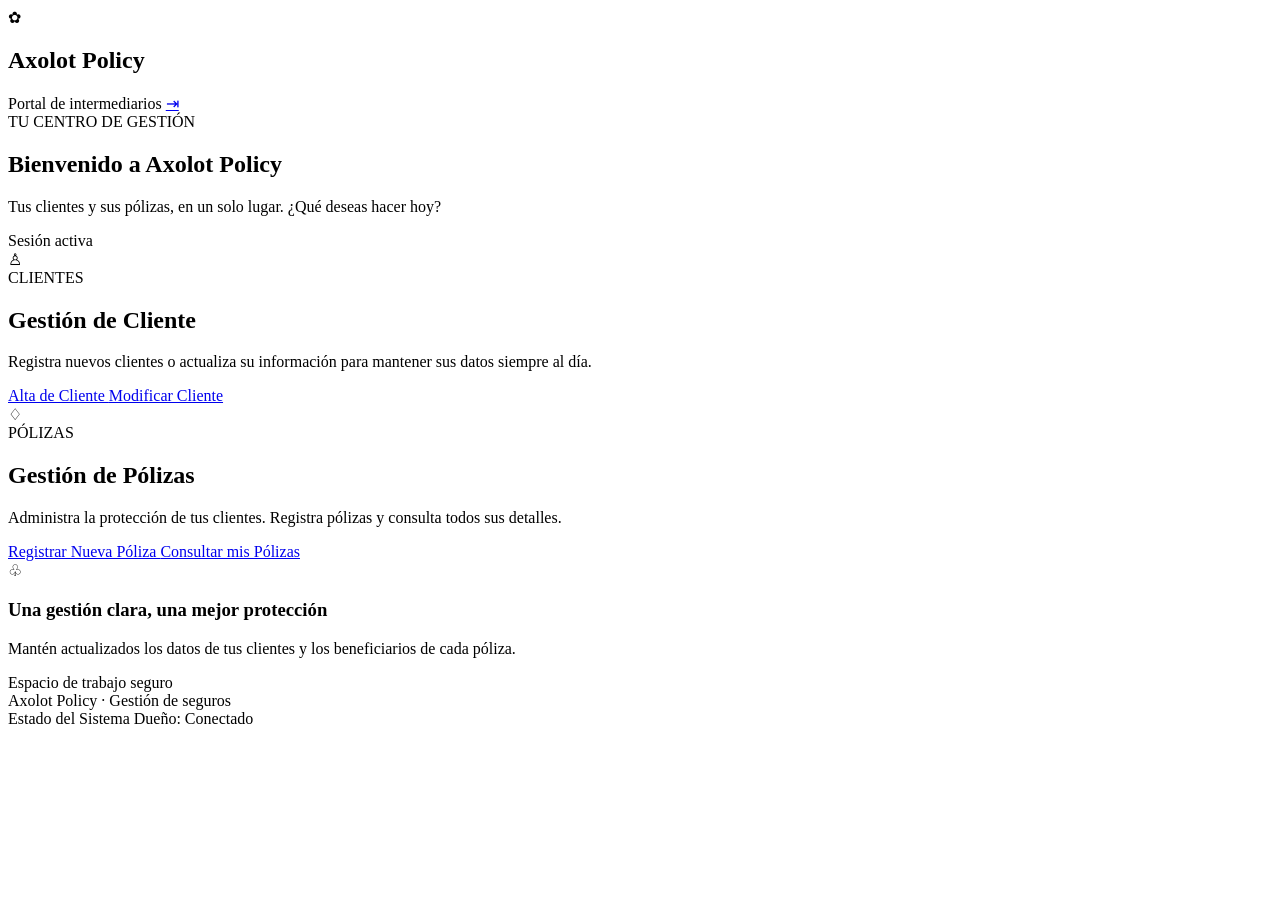
<file: src/main/resources/templates/inicio.html>
<!DOCTYPE html>
<html lang="es" xmlns:th="http://www.thymeleaf.org">

<head>
    <meta charset="UTF-8">
    <meta name="viewport" content="width=device-width, initial-scale=1.0">

    <title>Axolot Policy - Inicio</title>

    <!-- Conexión con el archivo CSS -->
    <link rel="stylesheet" th:href="@{/css/inicio.css}">
</head>

<body>

    <!-- ENCABEZADO -->
    <header class="encabezado">

        <div class="logo">
            <div class="logo-icono">
                <span>✿</span>
            </div>

            <h2>Axolot Policy</h2>
        </div>

        <div class="opciones-usuario">
            <span class="portal">Portal de intermediarios</span>

            <a href="#" class="boton-salir" title="Cerrar sesión">
                <span>⇥</span>
            </a>
        </div>

    </header>


    <!-- CONTENIDO PRINCIPAL -->
    <main class="contenedor-principal">

        <!-- BIENVENIDA -->
        <section class="bienvenida">

            <div class="bienvenida-texto">

                <span class="etiqueta">TU CENTRO DE GESTIÓN</span>

                <h1>Bienvenido a Axolot Policy</h1>

                <p>
                    Tus clientes y sus pólizas, en un solo lugar.
                    ¿Qué deseas hacer hoy?
                </p>

            </div>

            <div class="estado-sesion">
                <span class="punto-verde"></span>
                Sesión activa
            </div>

        </section>


        <!-- TARJETAS DE GESTIÓN -->
        <section class="contenedor-tarjetas">


            <!-- TARJETA DE CLIENTES -->
            <article class="tarjeta">

                <div class="tarjeta-encabezado">

                    <div class="icono-clientes">
                        <span>♙</span>
                    </div>

                    <span class="categoria">CLIENTES</span>

                </div>

                <div class="tarjeta-contenido">

                    <h2>Gestión de Cliente</h2>

                    <p>
                        Registra nuevos clientes o actualiza su
                        información para mantener sus datos
                        siempre al día.
                    </p>

                </div>

                <div class="tarjeta-botones">

                    <a href="/cliente/nuevo" class="boton">
                        Alta de Cliente
                    </a>

                    <a href="/cliente/modificar" class="boton">
                        Modificar Cliente
                    </a>

                </div>

            </article>



            <!-- TARJETA DE PÓLIZAS -->
            <article class="tarjeta">

                <div class="tarjeta-encabezado">

                    <div class="icono-polizas">
                        <span>♢</span>
                    </div>

                    <span class="categoria">PÓLIZAS</span>

                </div>

                <div class="tarjeta-contenido">

                    <h2>Gestión de Pólizas</h2>

                    <p>
                        Administra la protección de tus clientes.
                        Registra pólizas y consulta todos sus detalles.
                    </p>

                </div>

                <div class="tarjeta-botones">

                    <a href="/poliza/nueva" class="boton">
                        Registrar Nueva Póliza
                    </a>

                    <a href="/listaPolizas" class="boton">
                        Consultar mis Pólizas
                    </a>

                </div>

            </article>

        </section>



        <!-- MENSAJE INFORMATIVO -->
        <section class="mensaje-seguridad">

            <div class="icono-seguridad">
                <span>♧</span>
            </div>

            <div class="mensaje-texto">

                <h3>Una gestión clara, una mejor protección</h3>

                <p>
                    Mantén actualizados los datos de tus clientes
                    y los beneficiarios de cada póliza.
                </p>

            </div>

            <span class="texto-seguridad">
                Espacio de trabajo seguro
            </span>

        </section>

    </main>



    <!-- PIE DE PÁGINA -->
    <footer class="pie-pagina">

        <span>Axolot Policy · Gestión de seguros</span>

        <div class="estado-sistema">
            <span class="punto-verde"></span>
            Estado del Sistema Dueño: Conectado
        </div>

    </footer>

</body>

</html>
</file>
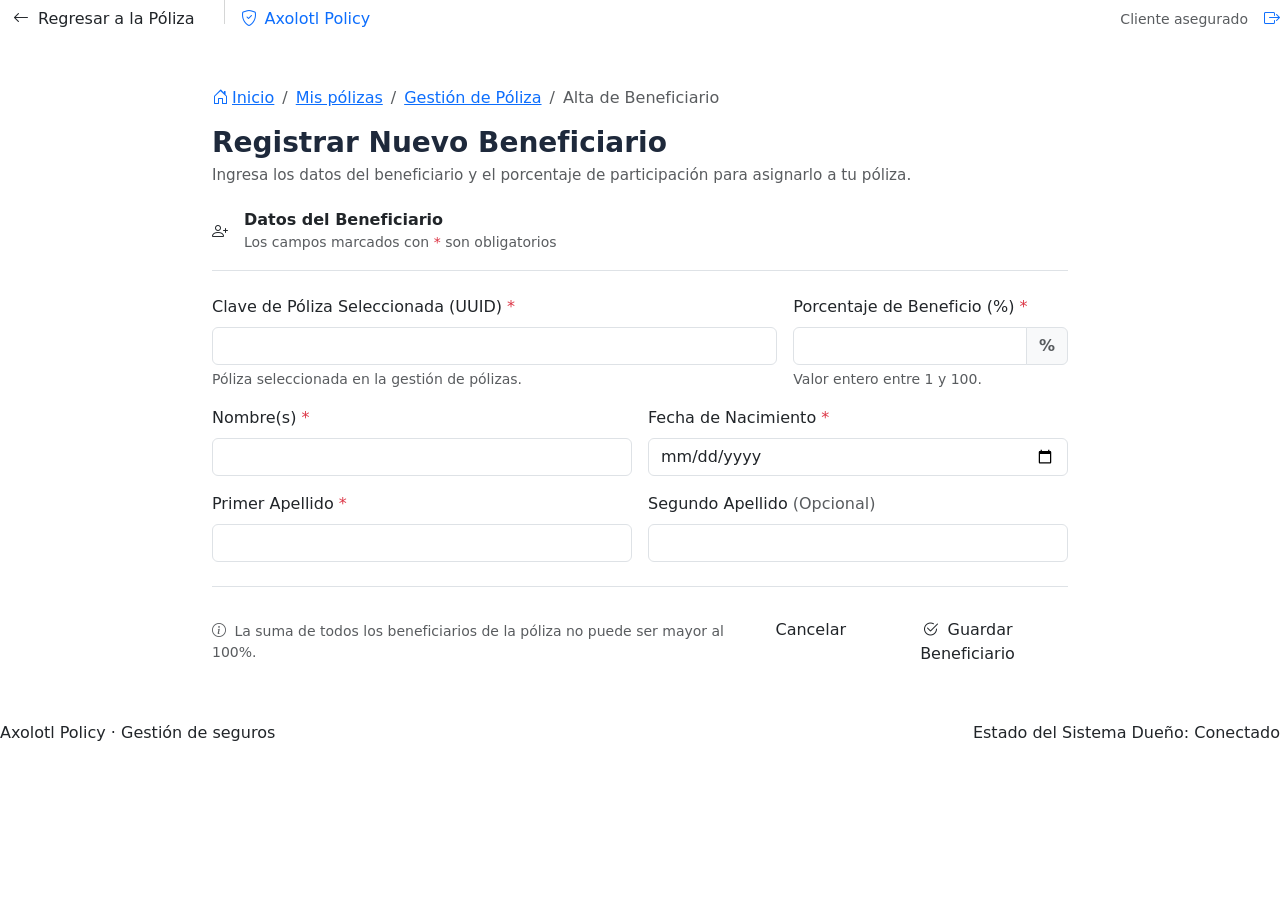
<file: src/main/resources/templates/beneficiario/registrar-beneficiario.html>
<!DOCTYPE html>
<html lang="es">

<head>
    <meta charset="UTF-8">
    <meta name="viewport" content="width=device-width, initial-scale=1.0">
    <title>Registrar Nuevo Beneficiario - Axolotl Policy</title>
    <!-- Bootstrap 5 CSS -->
    <link href="https://cdn.jsdelivr.net/npm/bootstrap@5.3.3/dist/css/bootstrap.min.css" rel="stylesheet">
    <!-- Bootstrap Icons -->
    <link href="https://cdn.jsdelivr.net/npm/bootstrap-icons@1.11.3/font/bootstrap-icons.min.css" rel="stylesheet">
    <!-- Google Fonts: Inter -->
    <link href="https://fonts.googleapis.com/css2?family=Inter:wght@400;500;600;700&display=swap" rel="stylesheet">
    <!-- Hoja de estilos en static/css/ -->
    <link rel="stylesheet" th:href="@{/css/styleBeneficiario.css}">
</head>

<body>

    <!-- Barra Superior -->
    <header class="navbar-axolotl d-flex align-items-center justify-content-between">
        <div class="d-flex align-items-center gap-3">
            <a href="/listaPolizas" id="btnVolverSuperior" class="btn btn-back">
                <i class="bi bi-arrow-left me-1"></i> Regresar a la Póliza
            </a>
            <div class="vr text-muted opacity-25 d-none d-sm-block" style="height: 24px;"></div>
            <a href="/" class="d-flex align-items-center gap-2 text-decoration-none">
                <span class="brand-logo">
                    <i class="bi bi-shield-check"></i>
                </span>
                <span class="brand-title">Axolotl Policy</span>
            </a>
        </div>

        <div class="d-flex align-items-center gap-3">
            <span class="text-muted small d-none d-md-inline">Cliente asegurado</span>
            <a href="/" class="btn-logout text-decoration-none" title="Cerrar sesión">
                <i class="bi bi-box-arrow-right"></i>
            </a>
        </div>
    </header>

    <!-- Contenido Principal -->
    <main class="container my-4 my-md-5" style="max-width: 880px;">

        <!-- Breadcrumb -->
        <nav aria-label="breadcrumb" class="mb-3">
            <ol class="breadcrumb breadcrumb-custom mb-0">
                <li class="breadcrumb-item"><a href="/"><i class="bi bi-house-door me-1"></i>Inicio</a></li>
                <li class="breadcrumb-item"><a href="/listaPolizas">Mis pólizas</a></li>
                <li class="breadcrumb-item"><a href="/listaPolizas" id="breadcrumbPoliza">Gestión de Póliza</a></li>
                <li class="breadcrumb-item active" aria-current="page">Alta de Beneficiario</li>
            </ol>
        </nav>

        <!-- Encabezado de página -->
        <div class="mb-4">
            <h1 class="h3 fw-bold mb-1" style="color: #1E293B;">Registrar Nuevo Beneficiario</h1>
            <p class="text-muted mb-0" style="font-size: 0.95rem;">
                Ingresa los datos del beneficiario y el porcentaje de participación para asignarlo a tu póliza.
            </p>
        </div>

        <!-- Contenedor de Alertas (Validación local, EX-BYR y Confirmación Paso 4) -->
        <div id="alertaResultado" class="alert d-none rounded-3 mb-4" role="alert"></div>

        <!-- Tarjeta del Formulario -->
        <div class="card-axolotl">
            <div class="d-flex flex-wrap align-items-center justify-content-between gap-2 pb-3 mb-4 border-bottom">
                <div class="d-flex align-items-center gap-3">
                    <span class="icon-badge-blue">
                        <i class="bi bi-person-plus"></i>
                    </span>
                    <div>
                        <h2 class="h6 fw-bold mb-0">Datos del Beneficiario</h2>
                        <small class="text-muted">Los campos marcados con <span class="text-danger">*</span> son
                            obligatorios</small>
                    </div>
                </div>
                <span id="badgeDisponible" class="badge rounded-pill px-3 py-2 badge-axolotl-pink">
                    Participación máx. 100%
                </span>
            </div>

            <form id="formBeneficiario" novalidate>
                <div class="row g-3">

                    <!-- Clave de Póliza (UUID) -->
                    <div class="col-md-8">
                        <label for="clavePoliza" class="form-label">
                            Clave de Póliza Seleccionada (UUID) <span class="text-danger">*</span>
                        </label>
                        <input type="text" class="form-control font-monospace" id="clavePoliza" required>
                        <div class="form-text">Póliza seleccionada en la gestión de pólizas.</div>
                    </div>

                    <!-- Porcentaje de Participación -->
                    <div class="col-md-4">
                        <label for="porcentaje" class="form-label">
                            Porcentaje de Beneficio (%) <span class="text-danger">*</span>
                        </label>
                        <div class="input-group">
                            <input type="number" class="form-control" id="porcentaje" min="1" max="100" required>
                            <span class="input-group-text bg-light text-muted fw-semibold">%</span>
                        </div>
                        <div class="form-text" id="textoAyudaPorcentaje">Valor entero entre 1 y 100.</div>
                    </div>

                    <!-- Nombres -->
                    <div class="col-md-6">
                        <label for="nombres" class="form-label">
                            Nombre(s) <span class="text-danger">*</span>
                        </label>
                        <input type="text" class="form-control" id="nombres" required>
                    </div>

                    <!-- Fecha de Nacimiento -->
                    <div class="col-md-6">
                        <label for="fechaNacimiento" class="form-label">
                            Fecha de Nacimiento <span class="text-danger">*</span>
                        </label>
                        <input type="date" class="form-control" id="fechaNacimiento" required>
                    </div>

                    <!-- Primer Apellido -->
                    <div class="col-md-6">
                        <label for="primerApellido" class="form-label">
                            Primer Apellido <span class="text-danger">*</span>
                        </label>
                        <input type="text" class="form-control" id="primerApellido" required>
                    </div>

                    <!-- Segundo Apellido (Opcional) -->
                    <div class="col-md-6">
                        <label for="segundoApellido" class="form-label">
                            Segundo Apellido <span class="text-muted fw-normal">(Opcional)</span>
                        </label>
                        <input type="text" class="form-control" id="segundoApellido" >
                    </div>

                </div>

                <!-- Botones de acción -->
                <div
                    class="d-flex flex-column flex-sm-row align-items-sm-center justify-content-between gap-3 pt-4 mt-4 border-top">
                    <span class="text-muted small">
                        <i class="bi bi-info-circle me-1"></i> La suma de todos los beneficiarios de la póliza no puede
                        ser mayor al 100%.
                    </span>
                    <div class="d-flex gap-2 justify-content-end">
                        <a href="/listaPolizas" id="btnCancelar" class="btn btn-axolotl-secondary">
                            Cancelar
                        </a>
                        <button type="submit" id="btnGuardar" class="btn btn-axolotl-primary">
                            <i class="bi bi-check2-circle me-1"></i> Guardar Beneficiario
                        </button>
                    </div>
                </div>
            </form>
        </div>
    </main>

    <!-- Footer -->
    <footer class="footer-axolotl d-flex flex-column flex-sm-row align-items-center justify-content-between gap-2">
        <div>Axolotl Policy · Gestión de seguros</div>
        <div>
            <span class="status-dot"></span> Estado del Sistema Dueño: Conectado
        </div>
    </footer>

    <!-- Lógica conectada a BeneficiarioController y notificacion.html -->
    <script>
        const URL_ERROR_SISTEMA_DUENO = '/error-sistema-dueno';
        const URL_REGISTRO_EXITOSO = '/beneficiario-registrado';

        document.addEventListener('DOMContentLoaded', () => {
            const params = new URLSearchParams(window.location.search);
            const claveParam = params.get('clave_poliza') || params.get('clavePoliza');

            if (claveParam) {
                const clave = claveParam.trim();
                const inputClave = document.getElementById('clavePoliza');
                inputClave.value = clave;
                inputClave.readOnly = true;
                inputClave.classList.add('bg-light');

                const urlPoliza = `/polizas/gestionar/${encodeURIComponent(clave)}`;
                document.getElementById('btnVolverSuperior').href = urlPoliza;
                document.getElementById('btnCancelar').href = urlPoliza;
                const breadcrumb = document.getElementById('breadcrumbPoliza');
                breadcrumb.href = urlPoliza;
                breadcrumb.textContent = `Póliza ${clave.substring(0, 8)}...`;
            }
        });

        document.getElementById('formBeneficiario').addEventListener('submit', async function (event) {
            event.preventDefault();

            const alerta = document.getElementById('alertaResultado');
            const btnGuardar = document.getElementById('btnGuardar');

            const fechaNacimiento = document.getElementById('fechaNacimiento').value.trim();
            const clavePoliza = document.getElementById('clavePoliza').value.trim();
            const porcentaje = document.getElementById('porcentaje').value.trim();
            const nombres = document.getElementById('nombres').value.trim();
            const primerApellido = document.getElementById('primerApellido').value.trim();
            const segundoApellido = document.getElementById('segundoApellido').value.trim();

            if (!fechaNacimiento || !clavePoliza || !porcentaje || !nombres || !primerApellido) {
                mostrarAlerta('warning', '<i class="bi bi-exclamation-triangle-fill me-2"></i><strong>Datos incompletos:</strong> Completa todos los campos obligatorios marcados con *.');
                return;
            }

            const pctNum = parseInt(porcentaje, 10);
            if (isNaN(pctNum) || pctNum < 1 || pctNum > 100) {
                mostrarAlerta('warning', '<i class="bi bi-exclamation-triangle-fill me-2"></i><strong>Porcentaje inválido:</strong> El porcentaje debe ser un número entero entre 1% y 100%.');
                return;
            }

            let endpoint = `/beneficiario/${encodeURIComponent(fechaNacimiento)}/${encodeURIComponent(clavePoliza)}/${encodeURIComponent(pctNum)}/${encodeURIComponent(nombres)}/${encodeURIComponent(primerApellido)}`;
            if (segundoApellido !== '') {
                endpoint += `/${encodeURIComponent(segundoApellido)}`;
            }

            btnGuardar.disabled = true;
            btnGuardar.innerHTML = '<span class="spinner-border spinner-border-sm me-2"></span>Guardando...';
            alerta.classList.add('d-none');

            try {
                const response = await fetch(endpoint, {
                    method: 'POST',
                    headers: { 'Accept': 'application/json' }
                });

                // Redirige a notificacion.html SOLO cuando el Sistema Dueño está realmente caído (503)
                if (response.status === 503) {
                    window.location.href = `${URL_ERROR_SISTEMA_DUENO}?clavePoliza=${encodeURIComponent(clavePoliza)}`;
                    return;
                }

                const data = await response.json().catch(() => ({}));

                // Cualquier rechazo (póliza inválida, duplicado o porcentaje excedido) se muestra en esta misma vista
                if (!response.ok) {
                    const textoError = data.mensaje || 'Póliza inválida: verifica que la clave de póliza exista e inténtalo de nuevo.';
                    const icono = response.status === 409 ? 'bi-person-x-fill' : 'bi-exclamation-triangle-fill';
                    mostrarAlerta(response.status === 409 ? 'danger' : 'warning', `<i class="bi ${icono} me-2"></i>${textoError}`);
                    return;
                }

                // Registro exitoso -> redirige a notificacion.html
                const nombreCompleto = `${nombres} ${primerApellido} ${segundoApellido}`.trim();
                window.location.href = `${URL_REGISTRO_EXITOSO}?nombre=${encodeURIComponent(nombreCompleto)}&clavePoliza=${encodeURIComponent(clavePoliza)}`;

            } catch (error) {
                window.location.href = `${URL_ERROR_SISTEMA_DUENO}?clavePoliza=${encodeURIComponent(clavePoliza)}`;
            } finally {
                btnGuardar.disabled = false;
                btnGuardar.innerHTML = '<i class="bi bi-check2-circle me-1"></i> Guardar Beneficiario';
            }
        });

        function mostrarAlerta(tipo, mensaje) {
            const alerta = document.getElementById('alertaResultado');
            alerta.className = `alert alert-${tipo} rounded-3 mb-4`;
            alerta.innerHTML = mensaje;
            alerta.classList.remove('d-none');
            alerta.scrollIntoView({ behavior: 'smooth', block: 'nearest' });
        }
    </script>
</body>

</html>
</file>
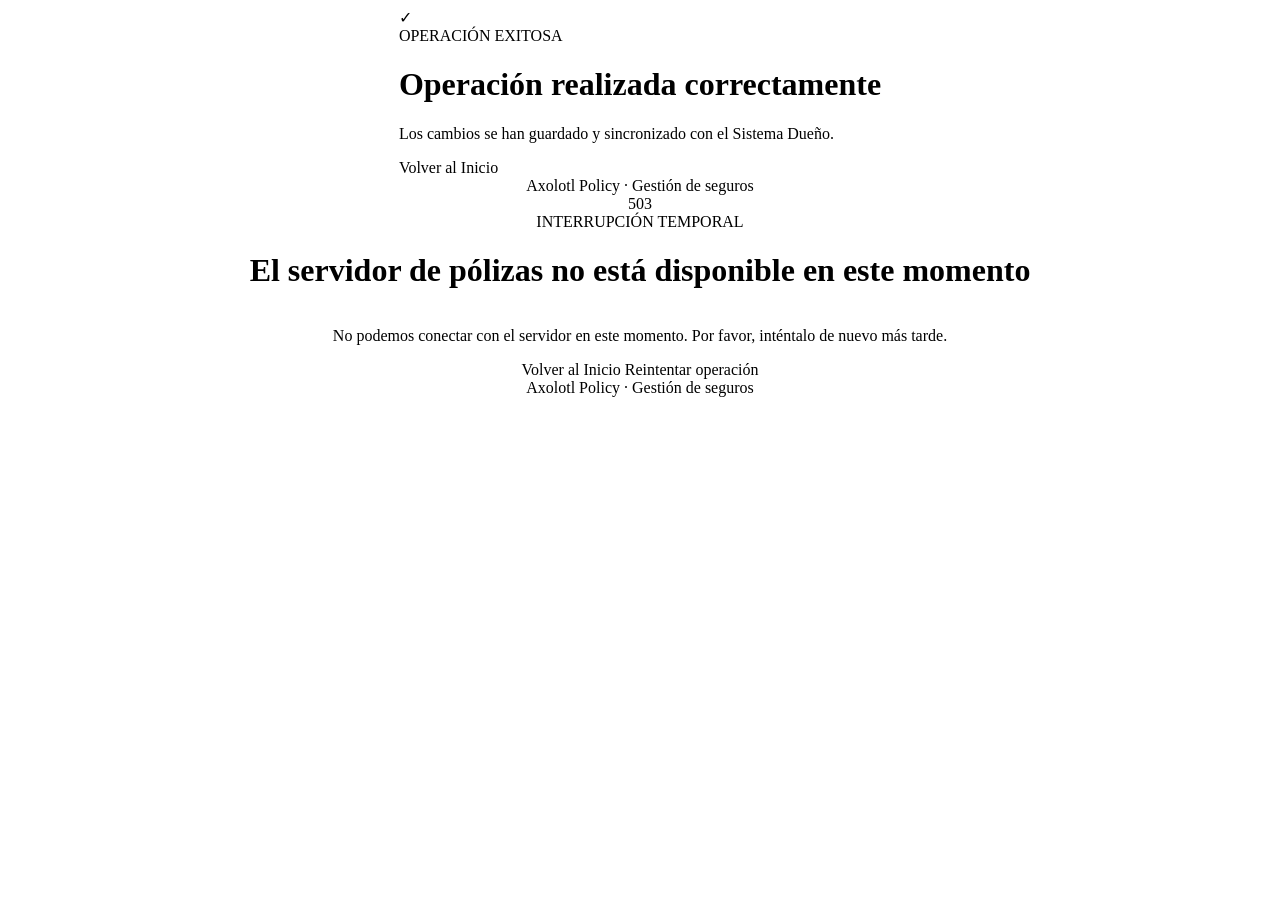
<file: src/main/resources/templates/componentes/notificacion.html>
<!DOCTYPE html>
<html lang="es" xmlns:th="http://www.thymeleaf.org">

<head>
    <meta charset="UTF-8">
    <meta name="viewport" content="width=device-width, initial-scale=1.0">
    <title th:text="'Axolotl Policy · ' + ${tituloPestana}">Axolotl Policy · Notificación</title>
    <link rel="stylesheet" th:href="@{/css/formulario-usuario.css}">
    <link rel="stylesheet" th:href="@{/css/notificacion.css}">
</head>

<body>

    <main class="contenedor-notificacion">

        <!-- CASO 1: OPERACIÓN EXITOSA -->
        <div th:if="${esExito}" style="width: 100%; display: flex; flex-direction: column; align-items: center;">
            <div class="tarjeta-exito">
                <div class="circulo-exito">&#10003;</div>
                <span class="etiqueta-exito" th:text="${etiqueta}">OPERACIÓN EXITOSA</span>
                <h1 class="titulo-notificacion" th:text="${titulo}">Operación realizada correctamente</h1>
                <p class="mensaje-notificacion" th:text="${mensaje}">
                    Los cambios se han guardado y sincronizado con el Sistema Dueño.
                </p>
                <div class="botones-notificacion">
                    <a th:href="@{/}" class="boton-primario">Volver al Inicio</a>
                </div>
            </div>
            <span class="nota-inferior">Axolotl Policy · Gestión de seguros</span>
        </div>

        <!-- CASO 2: ERRORES 503 (EX-DND) Y 404 (EX-CNR) -->
        <div th:unless="${esExito}" style="display: flex; flex-direction: column; align-items: center;">
            <div class="codigo-error" th:text="${codigo}">503</div>

            <span class="etiqueta-error" th:text="${etiqueta}">INTERRUPCIÓN TEMPORAL</span>

            <h1 class="titulo-notificacion" th:text="${titulo}">
                El servidor de pólizas no está disponible en este momento
            </h1>

            <p class="mensaje-notificacion" th:text="${mensaje}">
                No podemos conectar con el servidor en este momento. Por favor, inténtalo de nuevo más tarde.
            </p>

            <div class="botones-notificacion">
                <a th:href="@{/}" class="boton-primario">Volver al Inicio</a>

                <a th:if="${urlSecundaria != null}"
                   th:href="@{${urlSecundaria}}"
                   class="boton-secundario"
                   th:text="${textoSecundaria}">
                    Reintentar operación
                </a>
            </div>

            <span class="nota-inferior" th:text="${pieNotificacion}">Axolotl Policy · Gestión de seguros</span>
        </div>

    </main>

</body>

</html>
</file>
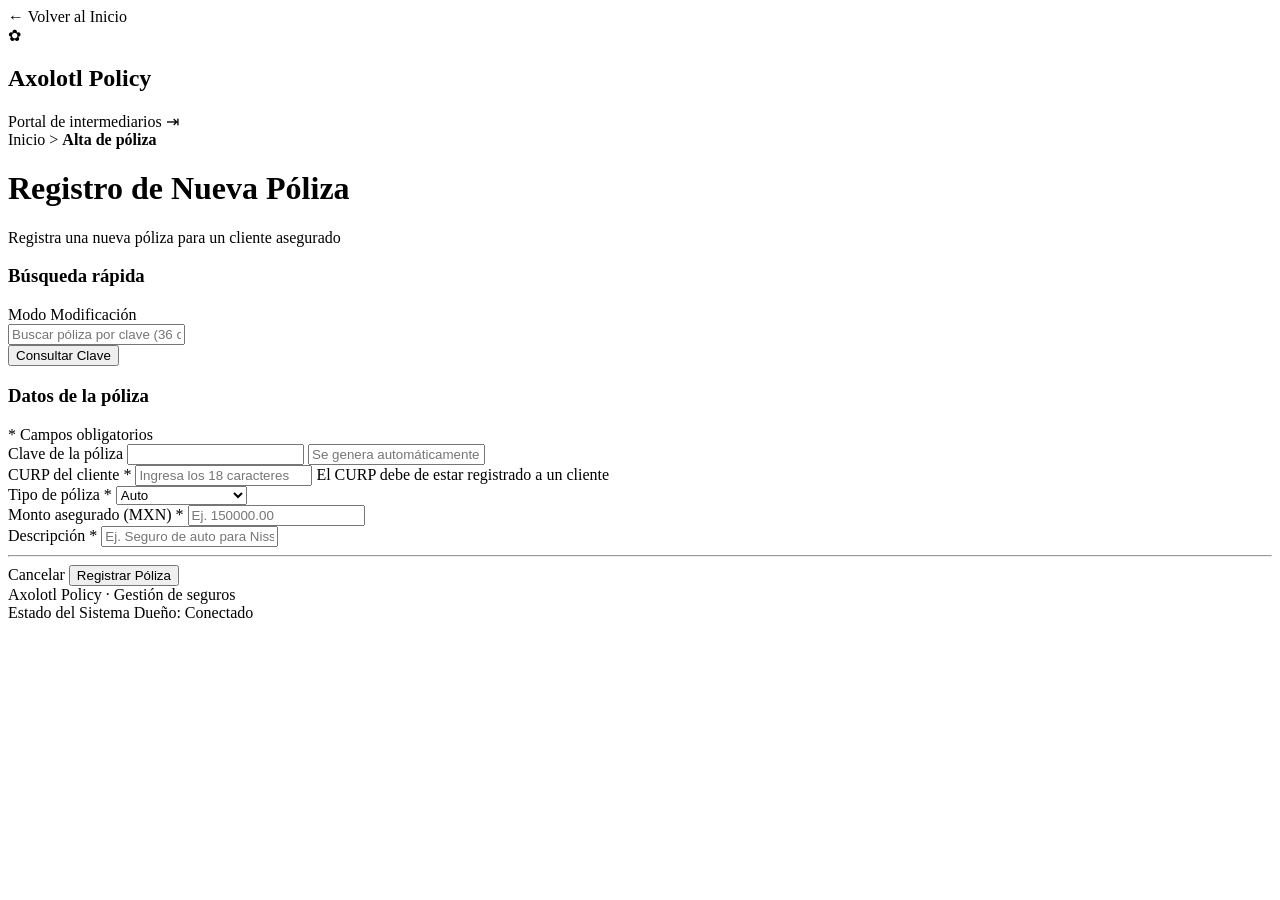
<file: src/main/resources/templates/polizas/formulario.html>
<!DOCTYPE html>
<html lang="es" xmlns:th="http://www.thymeleaf.org">

<head>
    <meta charset="UTF-8">
    <meta name="viewport" content="width=device-width, initial-scale=1.0">
    <title th:text="${modoEdicion} ? 'Axolotl Policy - Modificar Póliza' : 'Axolotl Policy - Alta de Póliza'">
        Axolotl Policy - Formulario de Póliza
    </title>
    <link rel="stylesheet" th:href="@{/css/formulario-usuario.css}">
    <link rel="stylesheet" th:href="@{/css/formulario-poliza.css}">
</head>

<body>

    <header class="encabezado">
        <div class="encabezado-izq">
            <a th:href="@{/}" class="boton-volver">&larr; Volver al Inicio</a>

            <a th:href="@{/}" class="logo">
                <div class="logo-icono">
                    <span>✿</span>
                </div>
                <h2>Axolotl Policy</h2>
            </a>
        </div>

        <div class="opciones-usuario">
            <span class="portal">Portal de intermediarios</span>
            <a th:href="@{/}" class="boton-salir" title="Volver al inicio">
                <span>⇥</span>
            </a>
        </div>
    </header>

    <main class="contenedor-principal">

        <nav class="migas">
            <a th:href="@{/}">Inicio</a>
            <span>&gt;</span>
            <strong th:text="${modoEdicion} ? 'Modificar Póliza' : 'Alta de póliza'">Alta de póliza</strong>
        </nav>

        <div class="titulo-seccion">
            <h1 th:text="${modoEdicion} ? 'Modificar Datos de Póliza' : 'Registro de Nueva Póliza'">
                Registro de Nueva Póliza
            </h1>
            <p th:text="${modoEdicion} ? 'Busca una póliza por su clave y actualiza sus datos.' : 'Registra una nueva póliza para un cliente asegurado'">
                Registra una nueva póliza para un cliente asegurado
            </p>
        </div>

        <section class="tarjeta-formulario" th:if="${modoEdicion}">
            <div class="tarjeta-cabecera">
                <h3>Búsqueda rápida</h3>
                <span class="badge-modo">Modo Modificación</span>
            </div>

            <form th:action="@{/poliza/editar}" method="get" class="fila-busqueda">
                <div class="campo" style="flex: 1;">
                    <input type="text" name="clave" maxlength="36"
                           placeholder="Buscar póliza por clave (36 caracteres)"
                           th:value="${claveBuscada}" required>
                </div>
                <button type="submit" class="boton-primario">Consultar Clave</button>
            </form>
        </section>

        <section class="tarjeta-formulario" th:if="${!modoEdicion or poliza != null}">
            <div class="tarjeta-cabecera">
                <h3>Datos de la póliza</h3>
                <span class="nota-obligatorios">* Campos obligatorios</span>
            </div>

            <form th:action="${modoEdicion} ? @{/poliza/editar} : @{/poliza/nueva}" method="post">

                <div class="grid-formulario">
                    <div class="campo campo-completo">
                        <label for="clave">Clave de la póliza</label>
                        <input th:if="${modoEdicion}" type="text" id="clave" name="clave"
                               th:value="${poliza.clave}" readonly>
                        <input th:unless="${modoEdicion}" type="text" id="clave"
                               placeholder="Se genera automáticamente al registrar" readonly>
                    </div>

                    <div class="campo">
                        <label for="curp">CURP del cliente *</label>
                        <input type="text" id="curp" name="curp" maxlength="18" minlength="18"
                               placeholder="Ingresa los 18 caracteres"
                               th:value="${poliza != null} ? ${poliza.curp} : ''" required>
                        <span class="nota-campo">El CURP debe de estar registrado a un cliente</span>
                    </div>

                    <div class="campo">
                        <label for="tipo">Tipo de póliza *</label>
                        <select id="tipo" name="tipo" required>
                            <option value="" disabled th:selected="${poliza == null}">Selecciona un tipo</option>
                            <option value="0" th:selected="${poliza != null and poliza.tipo == 0}">Auto</option>
                            <option value="1" th:selected="${poliza != null and poliza.tipo == 1}">Vida</option>
                            <option value="2" th:selected="${poliza != null and poliza.tipo == 2}">Médico</option>
                        </select>
                    </div>

                    <div class="campo">
                        <label for="monto">Monto asegurado (MXN) *</label>
                        <input type="number" id="monto" name="monto" min="0.01" step="0.01"
                               placeholder="Ej. 150000.00"
                               th:value="${montoFormateado}" required>
                    </div>

                    <div class="campo campo-completo">
                        <label for="descripcion">Descripción *</label>
                        <input type="text" id="descripcion" name="descripcion" maxlength="200"
                               placeholder="Ej. Seguro de auto para Nissan Versa 2020"
                               th:value="${poliza != null} ? ${poliza.descripcion} : ''" required>
                    </div>
                </div>

                <hr class="separador">

                <div class="acciones-formulario">
                    <a th:href="@{/}" class="boton-secundario">Cancelar</a>
                    <button type="submit" class="boton-primario"
                            th:text="${modoEdicion} ? 'Guardar Cambios' : 'Registrar Póliza'">
                        Registrar Póliza
                    </button>
                </div>
            </form>
        </section>

    </main>

    <footer class="pie-pagina">
        <span>Axolotl Policy · Gestión de seguros</span>
        <div class="estado-sistema">
            <span class="punto-verde"></span>
            Estado del Sistema Dueño: Conectado
        </div>
    </footer>

</body>

</html>
</file>
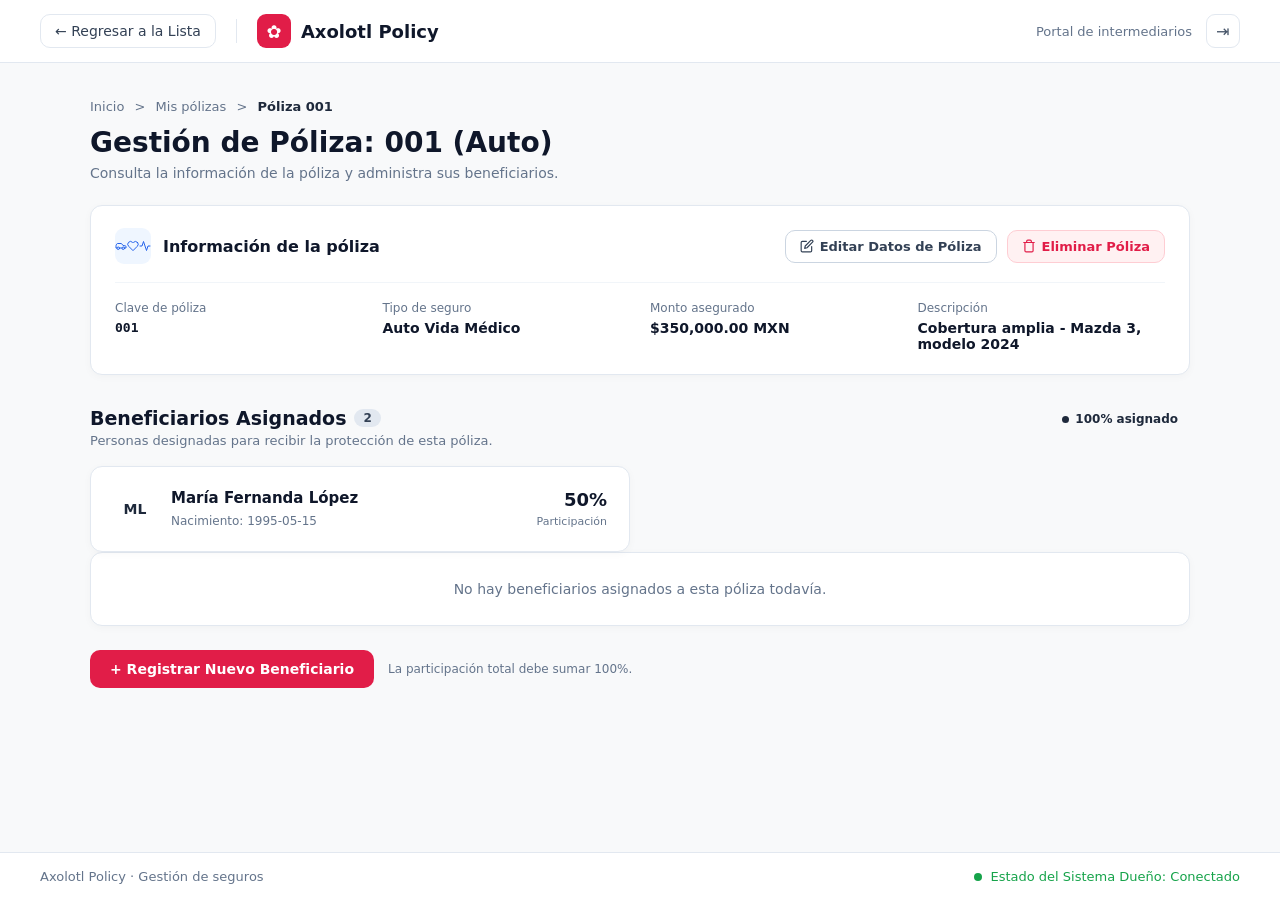
<file: src/main/resources/templates/polizas/gestionPoliza.html>
<!DOCTYPE html>
<html lang="es" xmlns:th="http://www.thymeleaf.org">

<head>
    <meta charset="UTF-8">
    <meta name="viewport" content="width=device-width, initial-scale=1.0">
    <title th:text="'Axolotl Policy - Gestión de Póliza: ' + ${poliza.clave}">
        Axolotl Policy - Gestión de Póliza
    </title>
    <link rel="stylesheet" href="../../static/css/polizasStyle.css" th:href="@{/css/polizasStyle.css}">
    <link rel="stylesheet" href="../../static/css/gestion-poliza.css" th:href="@{/css/gestion-poliza.css}">
</head>

<body>

    <!-- Encabezado homologado con listadoPolizas.html -->
    <header class="encabezado">
        <div class="encabezado-izq">
            <a th:href="@{/listaPolizas}" class="boton-volver">&larr; Regresar a la Lista</a>

            <span class="separador-vertical"></span>

            <a th:href="@{/}" class="logo">
                <div class="logo-icono">
                    <span>✿</span>
                </div>
                <h2>Axolotl Policy</h2>
            </a>
        </div>

        <div class="opciones-usuario">
            <span class="portal">Portal de intermediarios</span>
            <a th:href="@{/}" class="boton-salir" title="Volver al inicio">
                <span>⇥</span>
            </a>
        </div>
    </header>

    <!-- Contenido principal -->
    <main class="contenido-polizas">

        <!-- Migas de pan (reutiliza .textoPequeño de polizasStyle.css) -->
        <nav class="textoPequeño" aria-label="Breadcrumb">
            <a th:href="@{/}">Inicio</a>
            <span>&gt;</span>
            <a th:href="@{/listaPolizas}">Mis pólizas</a>
            <span>&gt;</span>
            <strong th:text="'Póliza ' + ${poliza.clave}">Póliza 001</strong>
        </nav>

        <!-- Título y subtítulo de la vista -->
        <div class="cabecera-gestion">
            <h1 th:with="tipoTexto=${poliza.tipo == 0 ? 'Auto' : (poliza.tipo == 1 ? 'Vida' : 'Médico')}"
                th:text="'Gestión de Póliza: ' + ${poliza.clave} + ' (' + ${tipoTexto} + ')'">
                Gestión de Póliza: 001 (Auto)
            </h1>
            <p>Consulta la información de la póliza y administra sus beneficiarios.</p>
        </div>

        <!-- Tarjeta 1: Información de la póliza -->
        <section class="tarjeta-gestion tarjeta-poliza">
            <div class="tarjeta-gestion-header">
                <div class="titulo-con-icono">
                    <div class="icono-poliza-tipo" th:switch="${poliza.tipo}">
                        <!-- Icono Auto -->
                        <svg th:case="0" width="18" height="18" viewBox="0 0 24 24" fill="none" stroke="currentColor" stroke-width="2" stroke-linecap="round" stroke-linejoin="round">
                            <path d="M14 16H9m10 0h3v-3.15a1 1 0 0 0-.84-.99L16 11l-2.7-3.6a1 1 0 0 0-.8-.4H5.24a2 2 0 0 0-1.8 1.1l-.8 1.63A6 6 0 0 0 2 12.42V16h2"></path>
                            <circle cx="6.5" cy="16.5" r="2.5"></circle>
                            <circle cx="16.5" cy="16.5" r="2.5"></circle>
                        </svg>
                        <!-- Icono Vida -->
                        <svg th:case="1" width="18" height="18" viewBox="0 0 24 24" fill="none" stroke="currentColor" stroke-width="2" stroke-linecap="round" stroke-linejoin="round">
                            <path d="M20.84 4.61a5.5 5.5 0 0 0-7.78 0L12 5.67l-1.06-1.06a5.5 5.5 0 0 0-7.78 7.78l1.06 1.06L12 21.23l7.78-7.78 1.06-1.06a5.5 5.5 0 0 0 0-7.78z"></path>
                        </svg>
                        <!-- Icono Médico -->
                        <svg th:case="*" width="18" height="18" viewBox="0 0 24 24" fill="none" stroke="currentColor" stroke-width="2" stroke-linecap="round" stroke-linejoin="round">
                            <path d="M22 12h-4l-3 9L9 3l-3 9H2"></path>
                        </svg>
                    </div>
                    <h2>Información de la póliza</h2>
                </div>

                <div class="acciones-poliza">
                    <a th:href="@{/poliza/editar(clave=${poliza.clave})}" class="boton-editar">
                        <svg width="14" height="14" viewBox="0 0 24 24" fill="none" stroke="currentColor" stroke-width="2" stroke-linecap="round" stroke-linejoin="round">
                            <path d="M11 4H4a2 2 0 0 0-2 2v14a2 2 0 0 0 2 2h14a2 2 0 0 0 2-2v-7"></path>
                            <path d="M18.5 2.5a2.121 2.121 0 0 1 3 3L12 15l-4 1 1-4 9.5-9.5z"></path>
                        </svg>
                        Editar Datos de Póliza
                    </a>

                    <form th:action="@{/polizas/eliminar/{clave}(clave=${poliza.clave})}" method="post"
                          onsubmit="return confirm('¿Estás seguro de que deseas eliminar esta póliza?');">
                        <button type="submit" class="boton-eliminar">
                            <svg width="14" height="14" viewBox="0 0 24 24" fill="none" stroke="currentColor" stroke-width="2" stroke-linecap="round" stroke-linejoin="round">
                                <polyline points="3 6 5 6 21 6"></polyline>
                                <path d="M19 6v14a2 2 0 0 1-2 2H7a2 2 0 0 1-2-2V6m3 0V4a2 2 0 0 1 2-2h4a2 2 0 0 1 2 2v2"></path>
                            </svg>
                            Eliminar Póliza
                        </button>
                    </form>
                </div>
            </div>

            <hr class="linea-divisoria">

            <div class="grid-datos-poliza">
                <div class="campo-dato">
                    <span class="campo-etiqueta">Clave de póliza</span>
                    <span class="campo-valor campo-clave" th:text="${poliza.clave}">001</span>
                </div>

                <div class="campo-dato">
                    <span class="campo-etiqueta">Tipo de seguro</span>
                    <span class="campo-valor" th:switch="${poliza.tipo}">
                        <span th:case="0">Auto</span>
                        <span th:case="1">Vida</span>
                        <span th:case="2">Médico</span>
                    </span>
                </div>

                <div class="campo-dato">
                    <span class="campo-etiqueta">Monto asegurado</span>
                    <span class="campo-valor"
                          th:text="'$' + ${#numbers.formatDecimal(poliza.monto, 1, 'COMMA', 2, 'POINT')} + ' MXN'">
                        $350,000.00 MXN
                    </span>
                </div>

                <div class="campo-dato">
                    <span class="campo-etiqueta">Descripción</span>
                    <span class="campo-valor" th:text="${poliza.descripcion}">
                        Cobertura amplia - Mazda 3, modelo 2024
                    </span>
                </div>
            </div>
        </section>

        <!-- Sección 2: Beneficiarios Asignados -->
        <section class="seccion-beneficiarios">
            <div class="cabecera-beneficiarios">
                <div>
                    <div class="titulo-contador">
                        <h2>Beneficiarios Asignados</h2>
                        <span class="badge-total"
                              th:text="${beneficiarios != null ? #lists.size(beneficiarios) : 0}">2</span>
                    </div>
                    <p>Personas designadas para recibir la protección de esta póliza.</p>
                </div>

                <div class="pildora-porcentaje"
                     th:classappend="${porcentajeTotal != null and porcentajeTotal == 100} ? 'porcentaje-completo' : 'porcentaje-incompleto'">
                    <span class="punto-pildora"></span>
                    <span th:text="${(porcentajeTotal != null ? porcentajeTotal : 0) + '% asignado'}">100% asignado</span>
                </div>
            </div>

            <!-- Cuadrícula de beneficiarios -->
            <div class="grid-beneficiarios" th:if="${beneficiarios != null and !#lists.isEmpty(beneficiarios)}">
                <article class="tarjeta-gestion tarjeta-beneficiario" th:each="b, stat : ${beneficiarios}">
                    <div class="beneficiario-info-superior">
                        <div class="beneficiario-perfil">
                            <div class="avatar-iniciales"
                                 th:classappend="${stat.odd} ? 'avatar-rosa' : 'avatar-azul'"
                                 th:text="${#strings.toUpperCase((b.id.nombres != null and !#strings.isEmpty(b.id.nombres) ? #strings.substring(b.id.nombres,0,1) : '') + (b.id.primerApellido != null and !#strings.isEmpty(b.id.primerApellido) ? #strings.substring(b.id.primerApellido,0,1) : ''))}">
                                ML
                            </div>
                            <div>
                                <h3 class="beneficiario-nombre"
                                    th:text="${b.id.nombres + ' ' + b.id.primerApellido + (b.id.segundoApellido != null ? ' ' + b.id.segundoApellido : '')}">
                                    María Fernanda López
                                </h3>
                                <span class="beneficiario-fecha"
                                      th:text="'Nacimiento: ' + ${b.id.fechaNacimiento}">
                                    Nacimiento: 1995-05-15
                                </span>
                            </div>
                        </div>

                        <div class="beneficiario-participacion">
                            <span class="valor-porcentaje" th:text="${b.porcentaje} + '%'">50%</span>
                            <span class="texto-participacion">Participación</span>
                        </div>
                    </div>
                </article>
            </div>

            <!-- Mensaje si no hay beneficiarios -->
            <div class="tarjeta-gestion estado-sin-beneficiarios"
                 th:if="${beneficiarios == null or #lists.isEmpty(beneficiarios)}">
                <p>No hay beneficiarios asignados a esta póliza todavía.</p>
            </div>

            <!-- Botón de acción inferior -->
            <div class="barra-accion-inferior">
                <a th:href="@{/registrar-beneficiario(clave_poliza=${poliza.clave})}" class="boton-registrar-beneficiario">
                    + Registrar Nuevo Beneficiario
                </a>
                <span class="texto-ayuda-porcentaje">La participación total debe sumar 100%.</span>
            </div>
        </section>

    </main>

    <!-- Pie de página homologado con listadoPolizas.html -->
    <footer class="pie-pagina">
        <span>Axolotl Policy · Gestión de seguros</span>
        <div class="estado-sistema"
             th:style="${conectado != null and !conectado} ? 'color: #dc2626;' : ''">
            <span class="punto-verde"
                  th:style="${conectado != null and !conectado} ? 'background-color: #dc2626;' : ''"></span>
            <span th:text="${conectado != null and !conectado} ? 'Estado del Sistema Dueño: Sin conexión' : 'Estado del Sistema Dueño: Conectado'">
                Estado del Sistema Dueño: Conectado
            </span>
        </div>
    </footer>

</body>
</html>
</file>
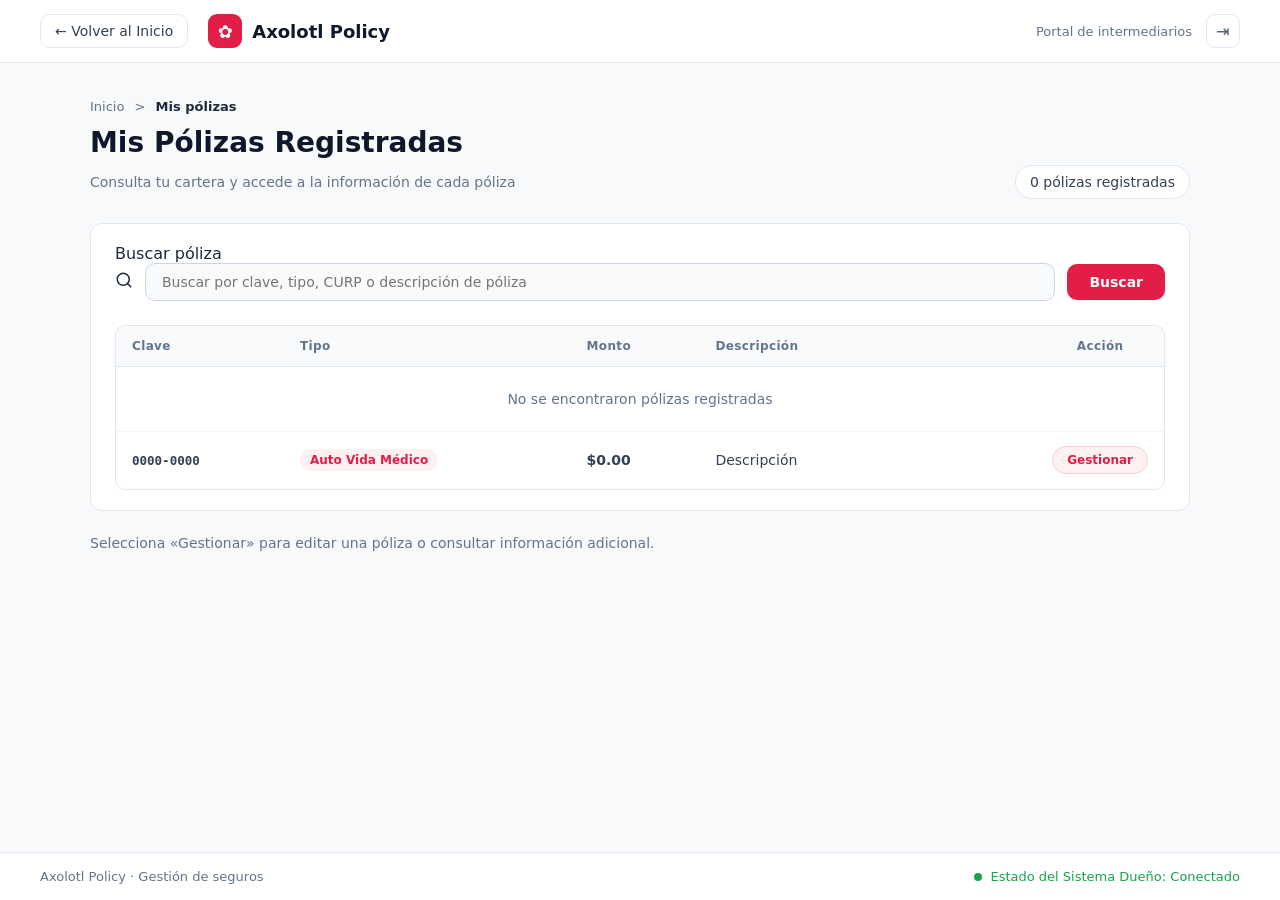
<file: src/main/resources/templates/polizas/listadoPolizas.html>
<!DOCTYPE html>
<html lang="es" xmlns:th="http://www.thymeleaf.org">

<head>
    <meta charset="UTF-8">
    <meta name="viewport" content="width=device-width, initial-scale=1.0">
    <title>Axolotl Policy - Gestión de Pólizas</title>
    <link rel="stylesheet" href="../../static/css/polizasStyle.css" th:href="@{/css/polizasStyle.css}">
</head>

<body>

    <header class="encabezado">
        <div class="encabezado-izq">
            <a th:href="@{/}" class="boton-volver">&larr; Volver al Inicio</a>

            <a th:href="@{/}" class="logo">
                <div class="logo-icono">
                    <span>✿</span>
                </div>
                <h2>Axolotl Policy</h2>
            </a>
        </div>

        <div class="opciones-usuario">
            <span class="portal">Portal de intermediarios</span>
            <a th:href="@{/}" class="boton-salir" title="Volver al inicio">
                <span>⇥</span>
            </a>
        </div>
    </header>

    <main class="contenido-polizas">

        <nav class="textoPequeño">
            <a th:href="@{/}">Inicio</a>
            <span>&gt;</span>
            <strong>Mis pólizas</strong>
        </nav>

        <div class="sub-titulos">
            <h1>Mis Pólizas Registradas</h1>
            <p>
                Consulta tu cartera y accede a la información de cada póliza
                <span class="num-polizas"
                      th:with="total=${polizas != null ? #lists.size(polizas) : 0}"
                      th:text="${total} + (${total == 1} ? ' póliza registrada' : ' pólizas registradas')">
                    0 pólizas registradas
                </span>
            </p>
        </div>

        <section class="listado-poliza">
            <div class="texto-pequeno">
                <p>Buscar póliza</p>
            </div>

            <form th:action="@{/listaPolizas}" method="GET" role="search" class="barra-busqueda">
                <div class="capo-icono">
                    <label for="busqueda" aria-label="Buscar póliza" class="icono-lupa">
                        <svg width="18" height="18" viewBox="0 0 24 24" fill="none" stroke="currentColor"
                            stroke-width="2" stroke-linecap="round" stroke-linejoin="round">
                            <circle cx="11" cy="11" r="8"></circle>
                            <line x1="21" y1="21" x2="16.65" y2="16.65"></line>
                        </svg>
                    </label>
                </div>
                <input type="search" id="busqueda" name="query" th:value="${query}"
                    placeholder="Buscar por clave, tipo, CURP o descripción de póliza">
                <button type="submit">Buscar</button>
            </form>

            <div class="tabla-contenedor">
                <table class="tabal-polizas">
                    <thead>
                        <tr>
                            <th>Clave</th>
                            <th>Tipo</th>
                            <th>Monto</th>
                            <th>Descripción</th>
                            <th class="col-accion">Acción</th>
                        </tr>
                    </thead>
                    <tbody>

                        <!-- Mensaje cuando la lista está vacía -->
                        <tr th:if="${#lists.isEmpty(polizas)}">
                            <td colspan="5" style="text-align: center; color: #64748b; padding: 24px;">
                                No se encontraron pólizas registradas
                            </td>
                        </tr>

                        <!-- Iteración dinámica sobre las pólizas del controlador -->
                        <tr th:each="poliza : ${polizas}">
                            <td class="col-clave" th:text="${poliza.clave}">0000-0000</td>
                            <td>
                                <span class="badge-tipo" th:switch="${poliza.tipo}">
                                    <span th:case="0">Auto</span>
                                    <span th:case="1">Vida</span>
                                    <span th:case="2">Médico</span>
                                </span>
                            </td>
                            <td class="col-monto"
                                th:text="'$' + ${#numbers.formatDecimal(poliza.monto, 1, 'COMMA', 2, 'POINT')}">
                                $0.00
                            </td>
                            <td class="col-desc" th:text="${poliza.descripcion}">Descripción</td>
                            <td class="col-accion">
                                <a th:href="@{/polizas/gestionar/{clave}(clave=${poliza.clave})}"
                                   class="boton-gestionar">
                                    Gestionar
                                </a>
                            </td>
                        </tr>

                    </tbody>
                </table>
            </div>
        </section>

        <div class="sub-titulos">
            <p>Selecciona «Gestionar» para editar una póliza o consultar información adicional.</p>
        </div>

    </main>

    <footer class="pie-pagina">
        <span>Axolotl Policy · Gestión de seguros</span>
        <div class="estado-sistema">
            <span class="punto-verde"></span>
            <span th:text="${conectado != null and !conectado} ? 'Estado del Sistema Dueño: Sin conexión' : 'Estado del Sistema Dueño: Conectado'">
                Estado del Sistema Dueño: Conectado
            </span>
        </div>
    </footer>
</body>
</html>
</file>
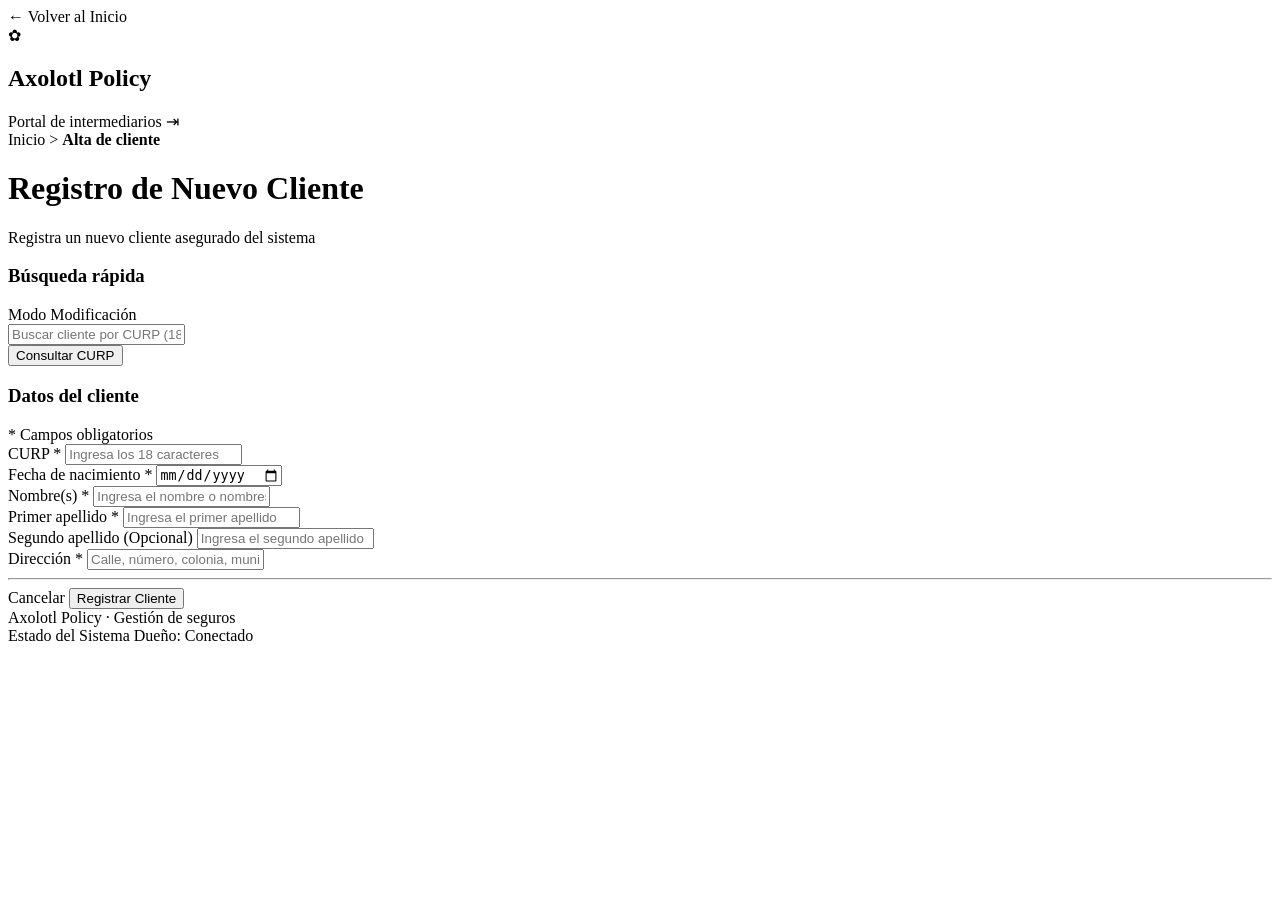
<file: src/main/resources/templates/usuarios/registro.html>
<!DOCTYPE html>
<html lang="es" xmlns:th="http://www.thymeleaf.org">

<head>
    <meta charset="UTF-8">
    <meta name="viewport" content="width=device-width, initial-scale=1.0">
    <title th:text="${modoEdicion} ? 'Axolotl Policy - Modificar Cliente' : 'Axolotl Policy - Alta de Cliente'">
        Axolotl Policy - Gestión de Cliente
    </title>
    <link rel="stylesheet" th:href="@{/css/formulario-usuario.css}">
</head>

<body>

    <!-- ENCABEZADO -->
    <header class="encabezado">
        <div class="encabezado-izq">
            <a th:href="@{/}" class="boton-volver">&larr; Volver al Inicio</a>

            <a th:href="@{/}" class="logo">
                <div class="logo-icono">
                    <span>✿</span>
                </div>
                <h2>Axolotl Policy</h2>
            </a>
        </div>

        <div class="opciones-usuario">
            <span class="portal">Portal de intermediarios</span>
            <a th:href="@{/}" class="boton-salir" title="Volver al inicio">
                <span>⇥</span>
            </a>
        </div>
    </header>

    <!-- CONTENIDO PRINCIPAL -->
    <main class="contenedor-principal">

        <!-- MIGAS DE PAN -->
        <nav class="migas">
            <a th:href="@{/}">Inicio</a>
            <span>&gt;</span>
            <strong th:text="${modoEdicion} ? 'Modificar Cliente' : 'Alta de cliente'">Alta de cliente</strong>
        </nav>

        <!-- TÍTULO Y SUBTÍTULO -->
        <div class="titulo-seccion">
            <h1 th:text="${modoEdicion} ? 'Modificar Datos de Cliente' : 'Registro de Nuevo Cliente'">
                Registro de Nuevo Cliente
            </h1>
            <p th:text="${modoEdicion} ? 'Busca y actualiza los datos de un cliente asegurado.' : 'Registra un nuevo cliente asegurado del sistema'">
                Registra un nuevo cliente asegurado del sistema
            </p>
        </div>

        <!-- TARJETA DE BÚSQUEDA RÁPIDA (SOLO EN MODO MODIFICACIÓN - NRM-MC) -->
        <section class="tarjeta-formulario" th:if="${modoEdicion}">
            <div class="tarjeta-cabecera">
                <h3>Búsqueda rápida</h3>
                <span class="badge-modo">Modo Modificación</span>
            </div>

            <form th:action="@{/cliente/modificar/buscar}" method="get" class="fila-busqueda">
                <div class="campo" style="flex: 1;">
                    <input type="text" name="curp" maxlength="18"
                           placeholder="Buscar cliente por CURP (18 caracteres)"
                           th:value="${curpBuscada}" required>
                </div>
                <button type="submit" class="boton-primario">Consultar CURP</button>
            </form>
        </section>

        <!-- TARJETA DE DATOS DEL CLIENTE (ALTA NRM-AC Y MODIFICACIÓN NRM-MC) -->
        <section class="tarjeta-formulario">
            <div class="tarjeta-cabecera">
                <h3>Datos del cliente</h3>
                <span class="nota-obligatorios">* Campos obligatorios</span>
            </div>

            <form th:action="${modoEdicion} ? @{/cliente/modificar} : @{/cliente/nuevo}" method="post">

                <div class="grid-formulario">
                    <!-- CURP -->
                    <div class="campo">
                        <label for="curp">CURP *</label>
                        <input type="text" id="curp" name="curp" maxlength="18" minlength="18"
                               placeholder="Ingresa los 18 caracteres"
                               th:value="${cliente != null} ? ${cliente.curp} : ''"
                               th:readonly="${modoEdicion and cliente != null and cliente.curp != null}"
                               required>
                    </div>

                    <!-- FECHA DE NACIMIENTO -->
                    <div class="campo">
                        <label for="fechaNacimiento">Fecha de nacimiento *</label>
                        <input type="date" id="fechaNacimiento" name="fechaNacimiento"
                               th:value="${fechaFormateada}" required>
                    </div>

                    <!-- NOMBRE(S) -->
                    <div class="campo campo-completo">
                        <label for="nombres">Nombre(s) *</label>
                        <input type="text" id="nombres" name="nombres"
                               placeholder="Ingresa el nombre o nombres"
                               th:value="${cliente != null} ? ${cliente.nombres} : ''" required>
                    </div>

                    <!-- PRIMER APELLIDO -->
                    <div class="campo">
                        <label for="primerApellido">Primer apellido *</label>
                        <input type="text" id="primerApellido" name="primerApellido"
                               placeholder="Ingresa el primer apellido"
                               th:value="${cliente != null} ? ${cliente.primerApellido} : ''" required>
                    </div>

                    <!-- SEGUNDO APELLIDO (OPCIONAL) -->
                    <div class="campo">
                        <label for="segundoApellido">Segundo apellido (Opcional)</label>
                        <input type="text" id="segundoApellido" name="segundoApellido"
                               placeholder="Ingresa el segundo apellido"
                               th:value="${cliente != null} ? ${cliente.segundoApellido} : ''">
                    </div>

                    <!-- DIRECCIÓN -->
                    <div class="campo campo-completo">
                        <label for="direccion">Dirección *</label>
                        <input type="text" id="direccion" name="direccion"
                               placeholder="Calle, número, colonia, municipio y código postal"
                               th:value="${cliente != null} ? ${cliente.direccion} : ''" required>
                    </div>
                </div>

                <hr class="separador">

                <div class="acciones-formulario">
                    <a th:href="@{/}" class="boton-secundario">Cancelar</a>
                    <button type="submit" class="boton-primario"
                            th:text="${modoEdicion} ? 'Guardar Cambios' : 'Registrar Cliente'">
                        Registrar Cliente
                    </button>
                </div>
            </form>
        </section>

    </main>

    <!-- PIE DE PÁGINA -->
    <footer class="pie-pagina">
        <span>Axolotl Policy · Gestión de seguros</span>
        <div class="estado-sistema">
            <span class="punto-verde"></span>
            Estado del Sistema Dueño: Conectado
        </div>
    </footer>

</body>

</html>
</file>
